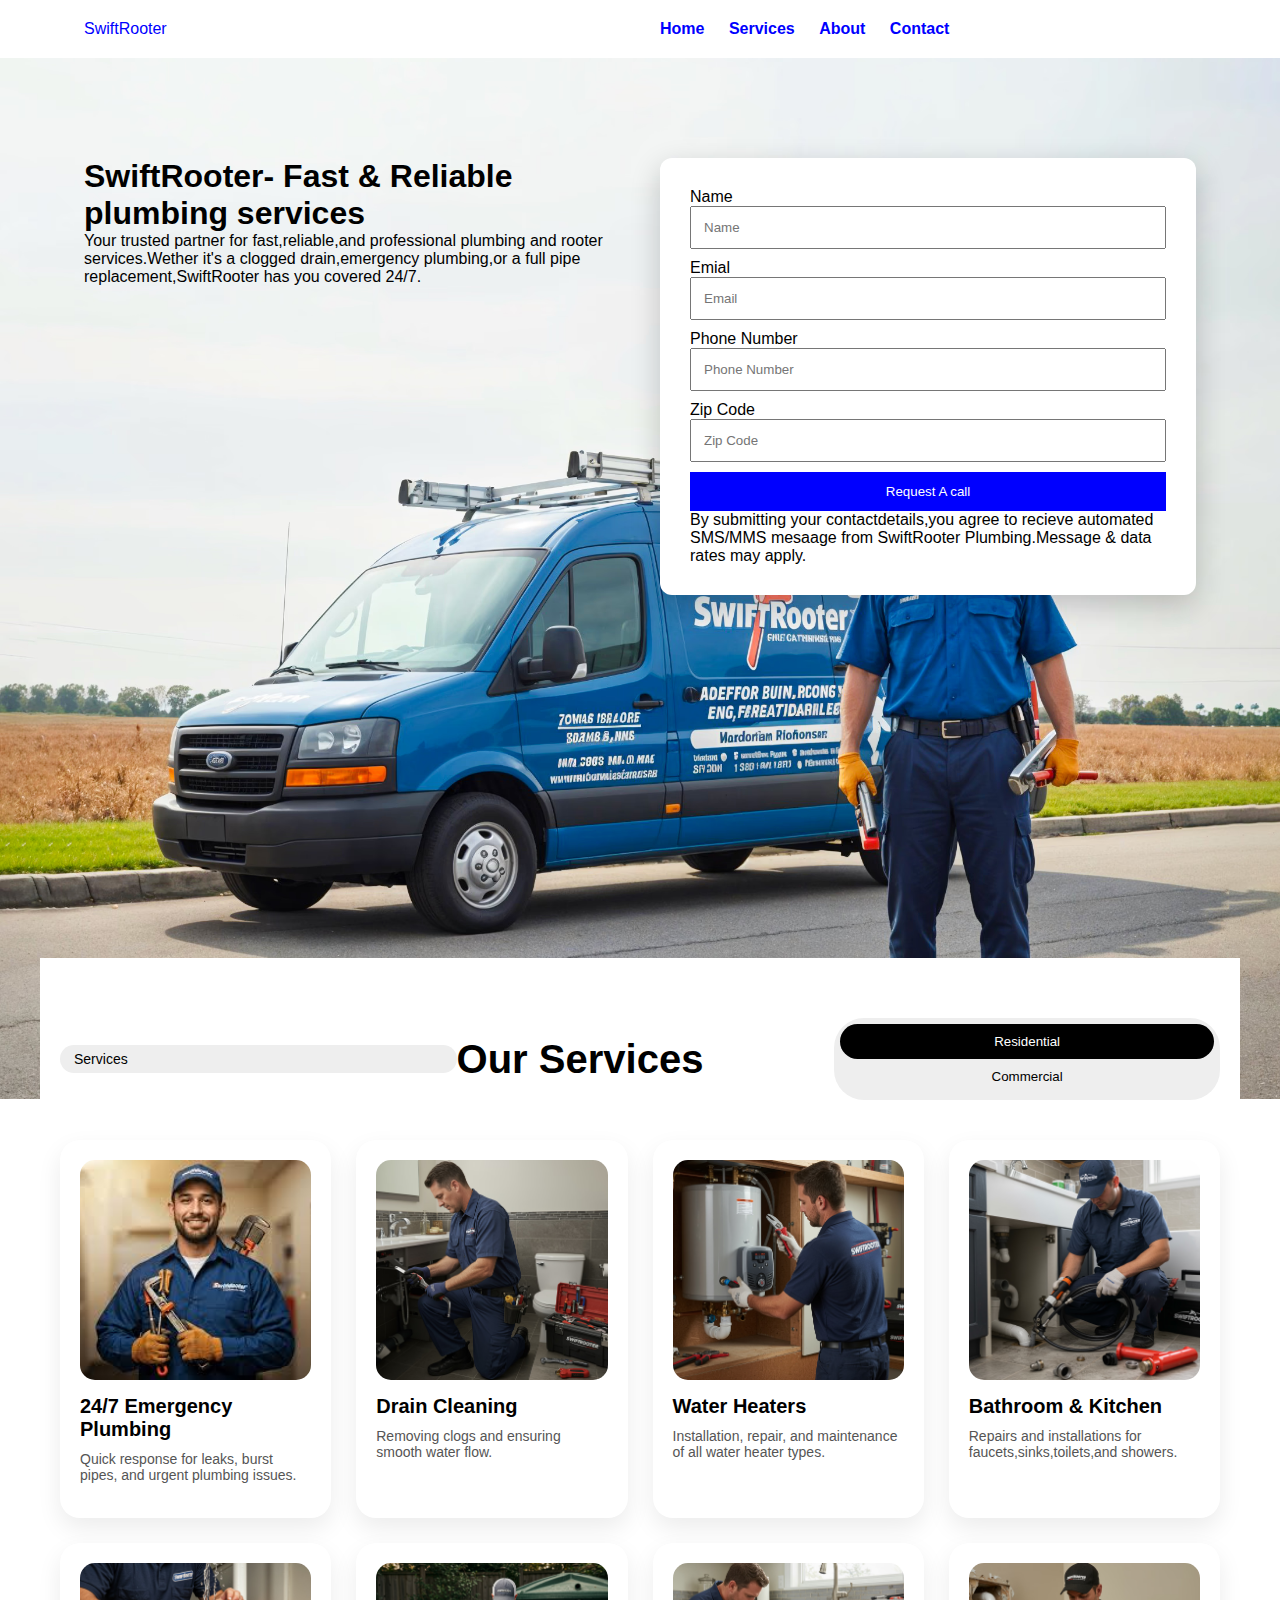
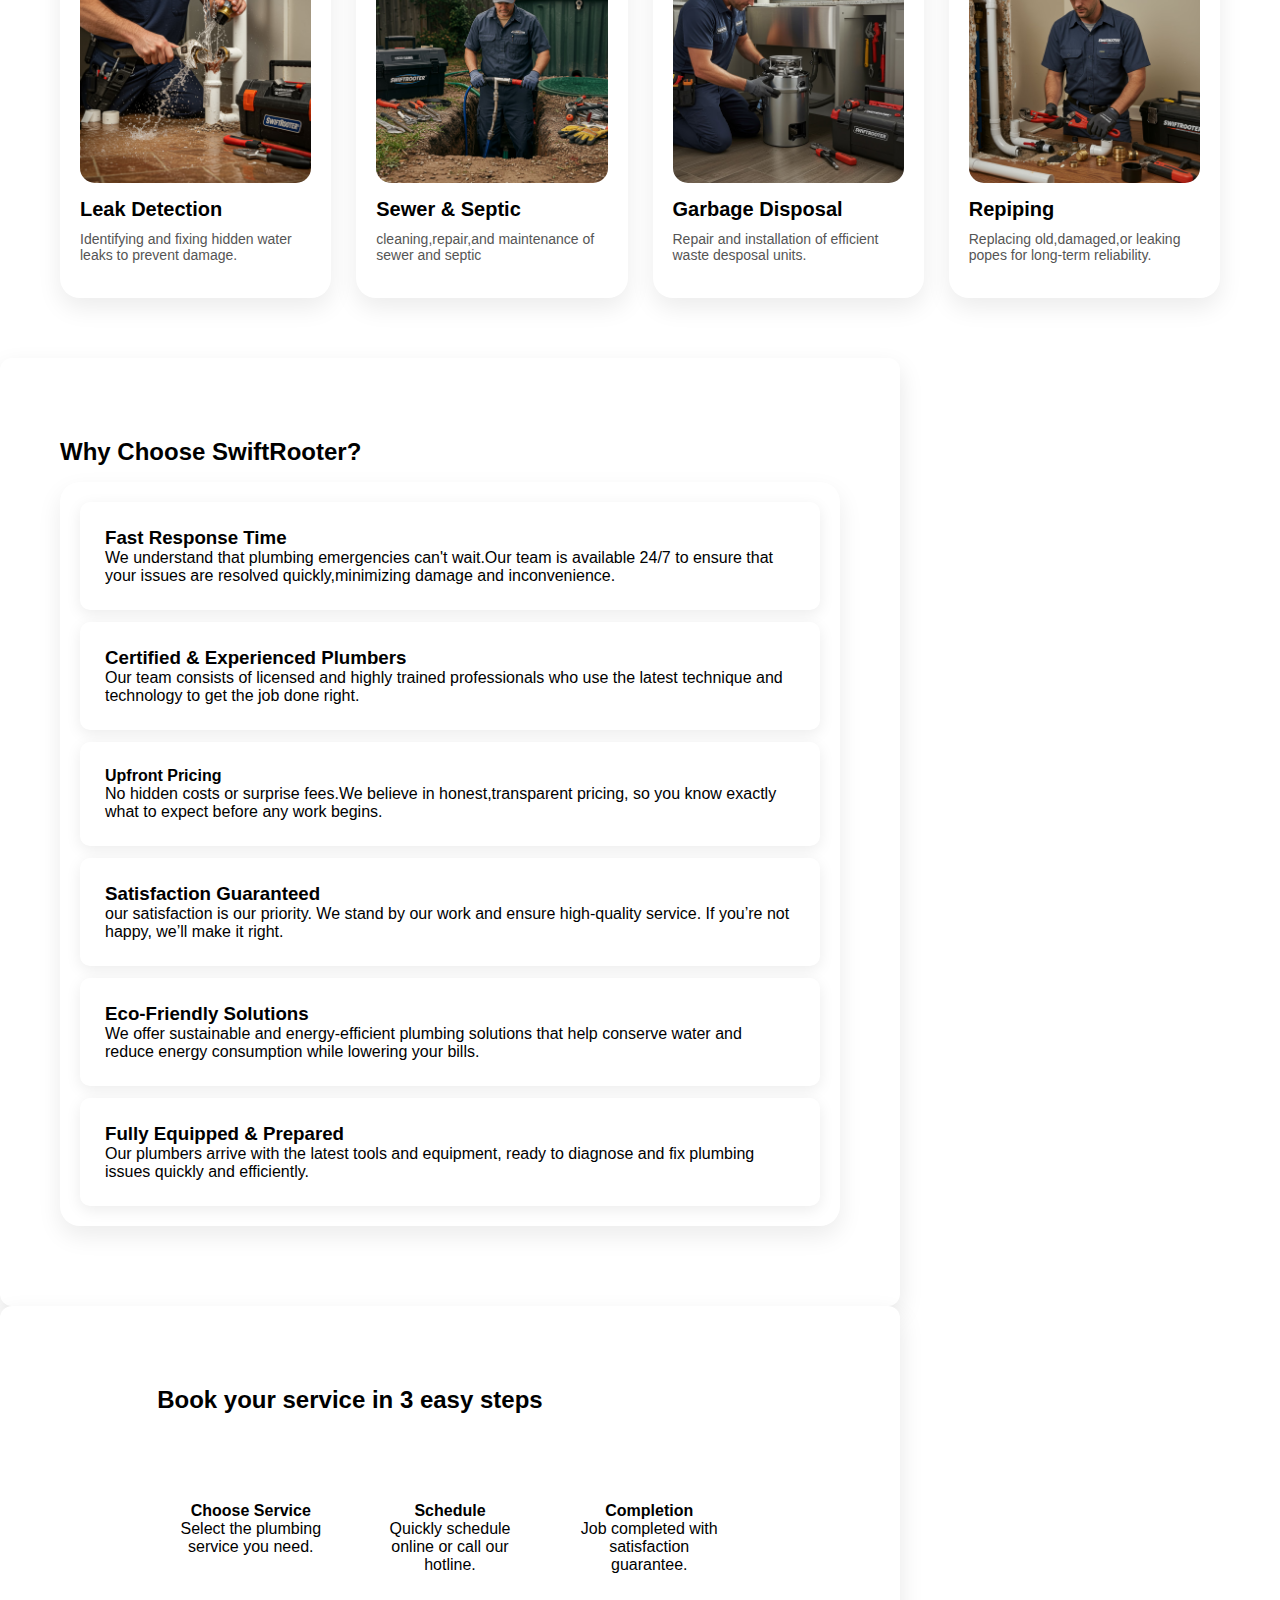
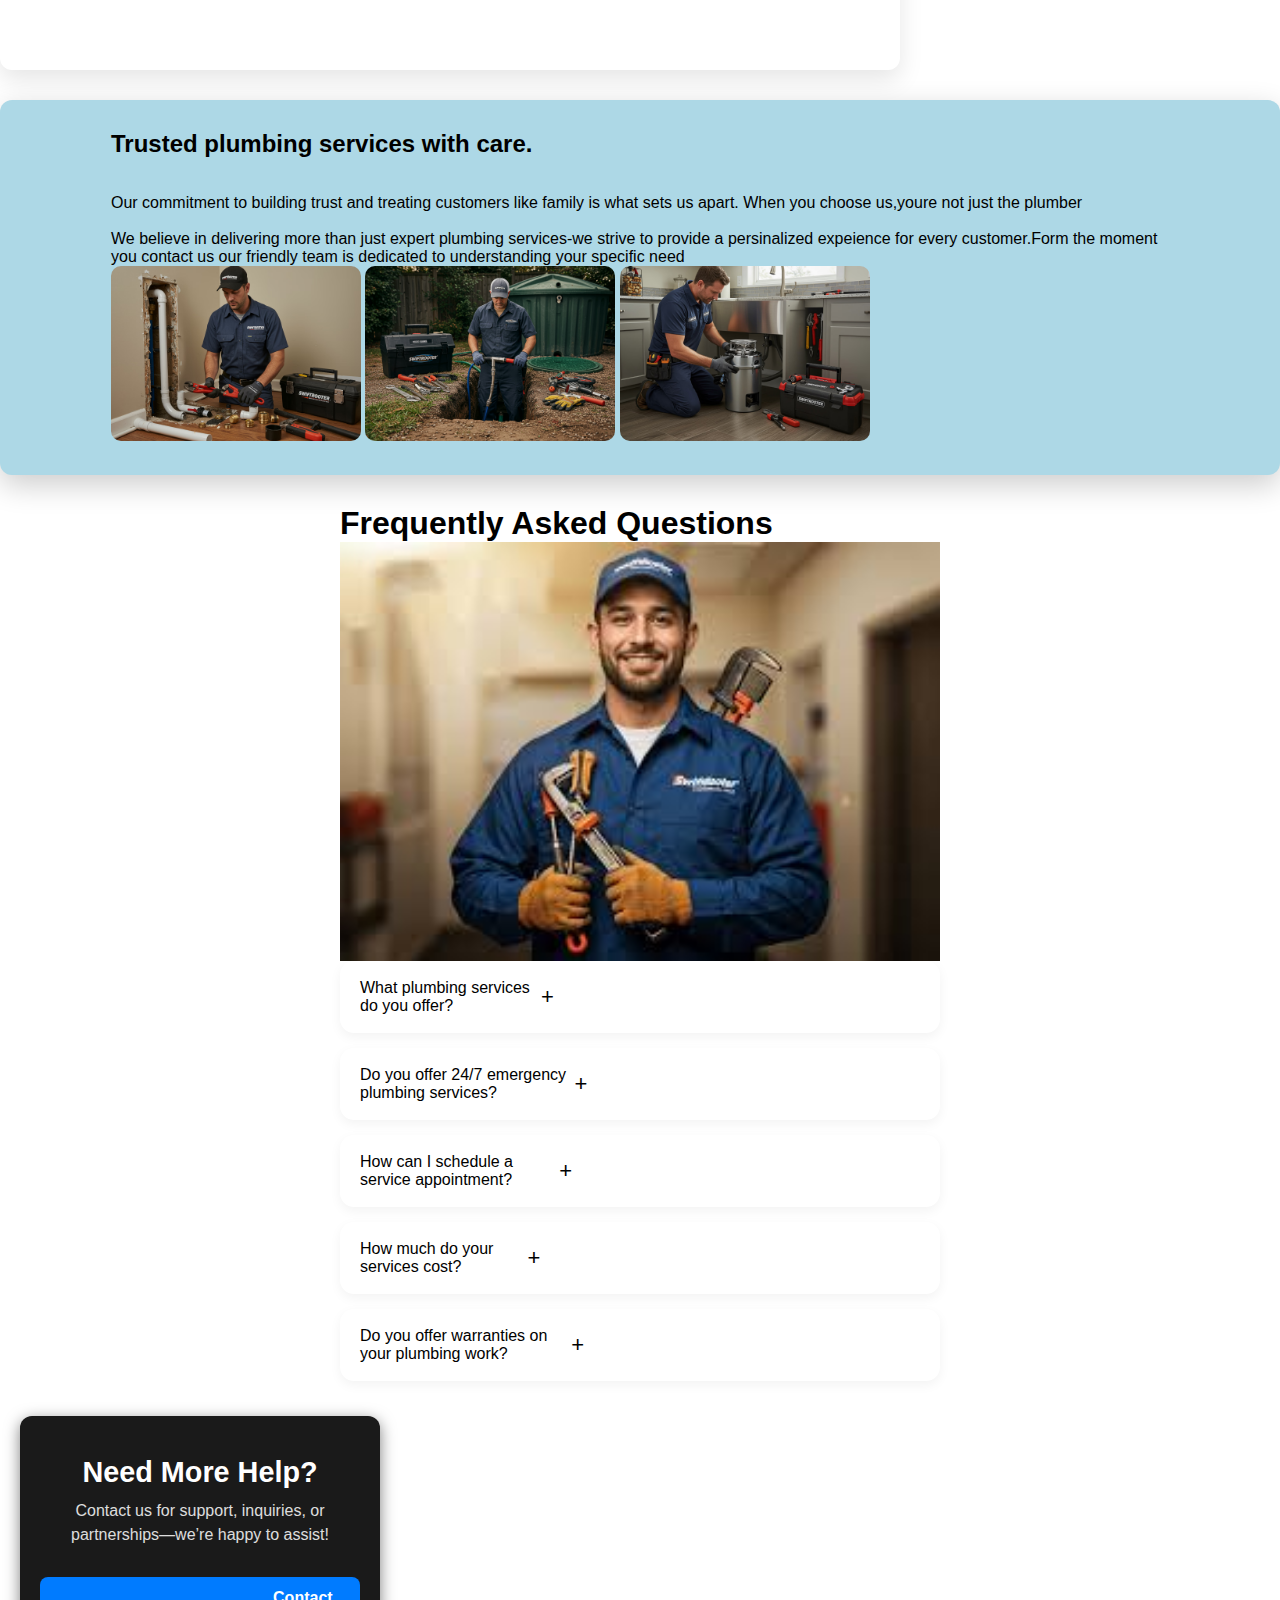
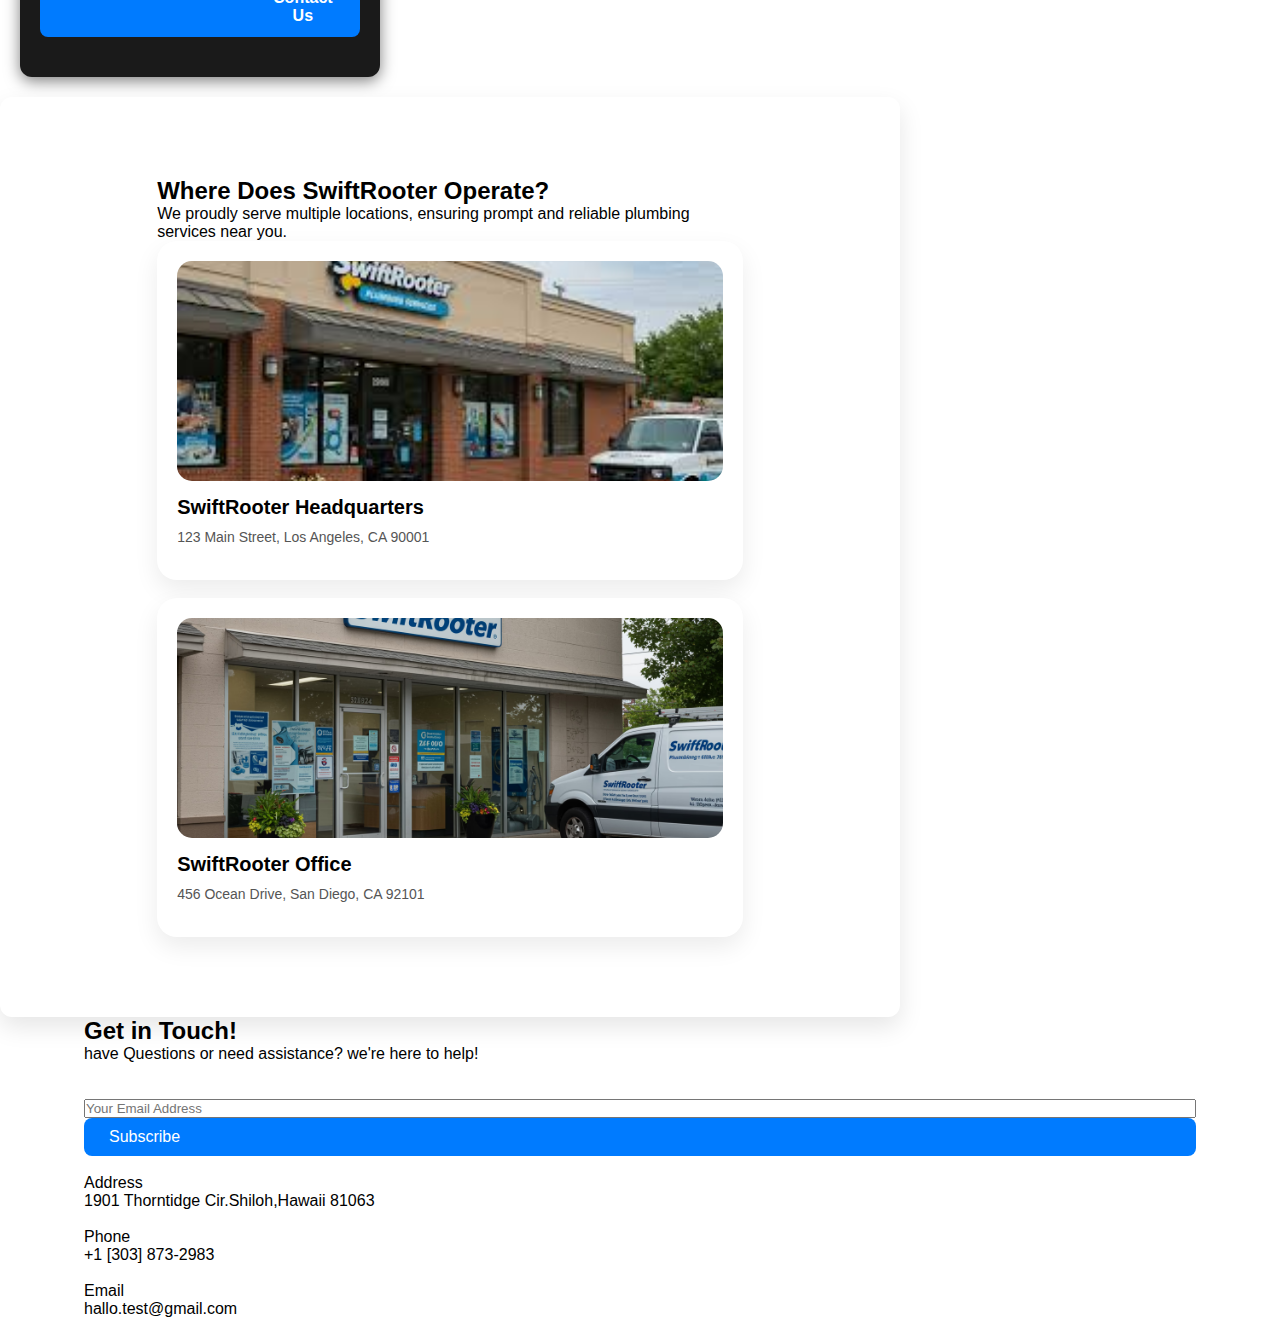
<file: index.html>
<html>
<head>
    <title>SwiftRooter</title>
	<link rel="stylesheet" href="style.css">
</head>
<body>
     <header class="header">	
         <div class="container nav">
         <div class="logo">SwiftRooter</div>
          <nav>
              <a href="index.html">Home</a>
              <a href="services.html">Services</a>
              <a href="about.html">About</a>
              <a href="contact.html">Contact</a>
         </nav>
        </div>
	
     </header>

    <section class="hero" style=background-image:url('images/main1.jpg')">
     <div class="container hero-grid">
     <div class="hero-text">
            <h1> SwiftRooter- Fast & Reliable plumbing services</h1>
            <p> Your trusted partner for fast,reliable,and professional plumbing and rooter services.Wether it's a 
               clogged drain,emergency plumbing,or a full pipe replacement,SwiftRooter has you covered 24/7.</p>
     </div>
     <div class="hero-form">
     <form>
      <label>Name</label> <input type="text" placeholder="Name">	
	   <label>Emial</label><input type="email" placeholder="Email">
	   <label>Phone Number</label><input type="tel" placeholder="Phone Number"> 
	   <label>Zip Code</label><input type="text" placeholder="Zip Code">
	   <button> Request A call</button>
	   <p>By submitting your contactdetails,you agree to recieve automated SMS/MMS mesaage from SwiftRooter Plumbing.Message & 
	    data rates may apply.
	</form>
    </div>
    </div>
    </section>

<section class="services-section">
    <div class="services-header">
    <span class="badge">Services</span>
    <h1>Our Services</h1>

    <div class="tabs">
      <button class="active">Residential</button>
      <button>Commercial</button>
    </div>
    </div>   
    <div class="services-grid">
 
    <div class="service-card">
    <img src="images/24.jpg">
    <h3>24/7 Emergency Plumbing</h3>
    <p>Quick response for leaks, burst pipes, and urgent plumbing issues.</p>
    </div>

    <div class="service-card">
    <img src="images/res1.jpg">
    <h3>Drain Cleaning</h3>
    <p>Removing clogs and ensuring smooth water flow.</p>
    </div>

    <div class="service-card">
    <img src="images/res3.jpg">
    <h3>Water Heaters</h3>
    <p>Installation, repair, and maintenance of all water heater types.</p>
    </div>

    <div class="service-card">
    <img src="images/res6.jpg">
    <h3>Bathroom & Kitchen</h3>
    <p>Repairs and installations for faucets,sinks,toilets,and showers.</p>
    </div>
 
    <div class="service-card">
    <img src="images/res2.jpg">
    <h3>Leak Detection</h3>
    <p>Identifying and fixing hidden water leaks to prevent damage.</p>
    </div>

    <div class="service-card">
    <img src="images/res4.jpg">
    <h3>Sewer & Septic</h3>
    <p>cleaning,repair,and maintenance of sewer and septic</p>
    </div>

   <div class="service-card">
    <img src="images/res7.jpg">
    <h3>Garbage Disposal</h3>
    <p>Repair and installation of efficient waste desposal units.</p>
  </div>
  
    <div class="service-card">
    <img src="images/res5.jpg">
    <h3>Repiping</h3>
    <p>Replacing old,damaged,or leaking popes for long-term reliability.</p>
    </div>
    </div>
</section>
  
  <section id="about" class="section alt">
      <div class="container">
        <h2 class="section-title">Why Choose SwiftRooter?</h2>
        <div class="cards">
          <div class="info-card">
            <h3>Fast Response Time</h3>
            <p>We understand that plumbing emergencies can't wait.Our team is available
			24/7 to ensure that your issues are resolved quickly,minimizing damage and inconvenience.</p>
          </div>
          <div class="info-card">
            <h3>Certified & Experienced Plumbers</h3>
            <p>Our team consists of licensed and highly trained professionals who use 
			the latest technique and technology to get the job done right.</p>
          </div>
          <div class="info-card">
            <h4>Upfront Pricing</h4>
            <p>No hidden costs or surprise fees.We believe in honest,transparent pricing, so you
			know exactly what to expect before any work begins.</p>
          </div>
		  <div class="info-card">
            <h3>Satisfaction Guaranteed</h3>
            <p>our satisfaction is our priority. We stand by our work and ensure high-quality service.
			If you’re not happy, we’ll make it right.</p>
          </div>
          <div class="info-card">
            <h3>Eco-Friendly Solutions</h3>
            <p>We offer sustainable and energy-efficient plumbing solutions that help conserve water
			and reduce energy consumption while lowering your bills.</p>
		 </div>
		  <div class="info-card">
            <h3>Fully Equipped & Prepared</h3>
            <p>Our plumbers arrive with the latest tools and equipment, ready to diagnose and fix 
			plumbing issues quickly and efficiently.</p>
          </div>
       
        </div>
       
      </div>
      </div>
    </section>
	
	<section class="section steps">
      <div class="container">
        <h2 class="section-title">Book your service in 3 easy steps</h2>
        <div class="steps-grid">
          <div class="step">
            <div class="step-num">1</div>
            <h4>Choose Service</h4>
            <p>Select the plumbing service you need.</p>
          </div>
          <div class="step">
            <div class="step-num">2</div>
            <h4>Schedule</h4>
            <p>Quickly schedule online or call our hotline.</p>
          </div>
          <div class="step">
            <div class="step-num">3</div>
            <h4>Completion</h4>
            <p>Job completed with satisfaction guarantee.</p>
          </div>
        </div>
      </div>
    </section>

    <section id="cta" class="cta">
      <div class="container cta-inner">
        <div>
          <h2>Trusted plumbing services with care.</h2><br><br>
          <p>Our commitment to building trust and treating customers like family 
		  is what sets us apart. When you choose us,youre not just the plumber</p><br>
		  <p>We believe in delivering more than just expert plumbing services-we strive to provide a persinalized
		  expeience for every customer.Form the moment you contact us our friendly team is dedicated to understanding your 
		  specific need</p>  
		  <img src="images/res5.jpg">
		  <img src="images/res4.jpg">
		  <img src="images/res7.jpg">
        </div>
        </div>

    </section>
	
	<div class="faq-container">
      <h1>Frequently Asked Questions</h2>
	  <img src="images/24.jpg">
      <div class="faq-item">
          <input type="checkbox" id="faq1">
          <label for="faq1" class="faq-question">
         What plumbing services do you offer?
        <span class="icon">+</span>
        </label>
        <div class="faq-answer">
      We provide leak repairs, pipe installation, drain cleaning, and bathroom plumbing services.
    </div>
    </div>

  <div class="faq-item">
    <input type="checkbox" id="faq2">
    <label for="faq2" class="faq-question">
      Do you offer 24/7 emergency plumbing services?
      <span class="icon">+</span>
    </label>
    <div class="faq-answer">
      Yes, we are available 24/7 for emergency plumbing support.
    </div>
  </div>

  <div class="faq-item">
    <input type="checkbox" id="faq3">
    <label for="faq3" class="faq-question">
      How can I schedule a service appointment?
      <span class="icon">+</span>
    </label>
    <div class="faq-answer">
      You can book an appointment by calling us or filling the contact form.
    </div>
  </div>

  <div class="faq-item">
    <input type="checkbox" id="faq4">
    <label for="faq4" class="faq-question">
      How much do your services cost?
      <span class="icon">+</span>
    </label>
    <div class="faq-answer">
      Prices depend on the service. Contact us for a free quote.
    </div>
  </div>

  <div class="faq-item">
    <input type="checkbox" id="faq5">
    <label for="faq5" class="faq-question">
      Do you offer warranties on your plumbing work?
      <span class="icon">+</span>
    </label>
    <div class="faq-answer">
      Yes, all our plumbing services include warranty.
    </div>
  </div>

</div>

<div class="contact-box-container">
        <div class="contact-box">
            <h2>Need More Help?</h2>
            <p>
                Contact us for support, inquiries, or partnerships—we’re happy to assist!
            </p>
            <button class="contact-btn">
                <i class="fas fa-phone-alt"></i> Contact Us
            </button>
        </div>
    </div>

 <section class="section">
  <div class="container operate">
    <div>
      <h2>Where Does SwiftRooter Operate?</h2>
      <p>We proudly serve multiple locations, ensuring prompt and reliable plumbing services near you.</p>
	  <div class="service-card">
    <img src="images/add1.jpg">
    <h3>SwiftRooter Headquarters</h3>
    <p>123 Main Street, Los Angeles, CA 90001</p>
  </div><br>
  <div class="service-card">
    <img src="images/add2.jpg">
    <h3>SwiftRooter Office</h3>
    <p>456 Ocean Drive, San Diego, CA 92101</p>
  </div>
    </div>
  </div>
  </div>

</section>
<section class="section-dark">
  <div class="container contact">
    <h2>Get in Touch!</h2>
	<p> have Questions or need assistance? we're here to help!</p></br><br>
	<input type="text" placeholder="Your Email Address"><button>Subscribe</button><br><br>
    <p>Address</p>
	<p>1901 Thorntidge Cir.Shiloh,Hawaii 81063</p><br>
    <p>Phone</p>
	<p>+1 [303] 873-2983</p><br>
    <p>Email</p>
	<p>hallo.test@gmail.com</p>
  </div>
</section>
</body>
</html>
</file>
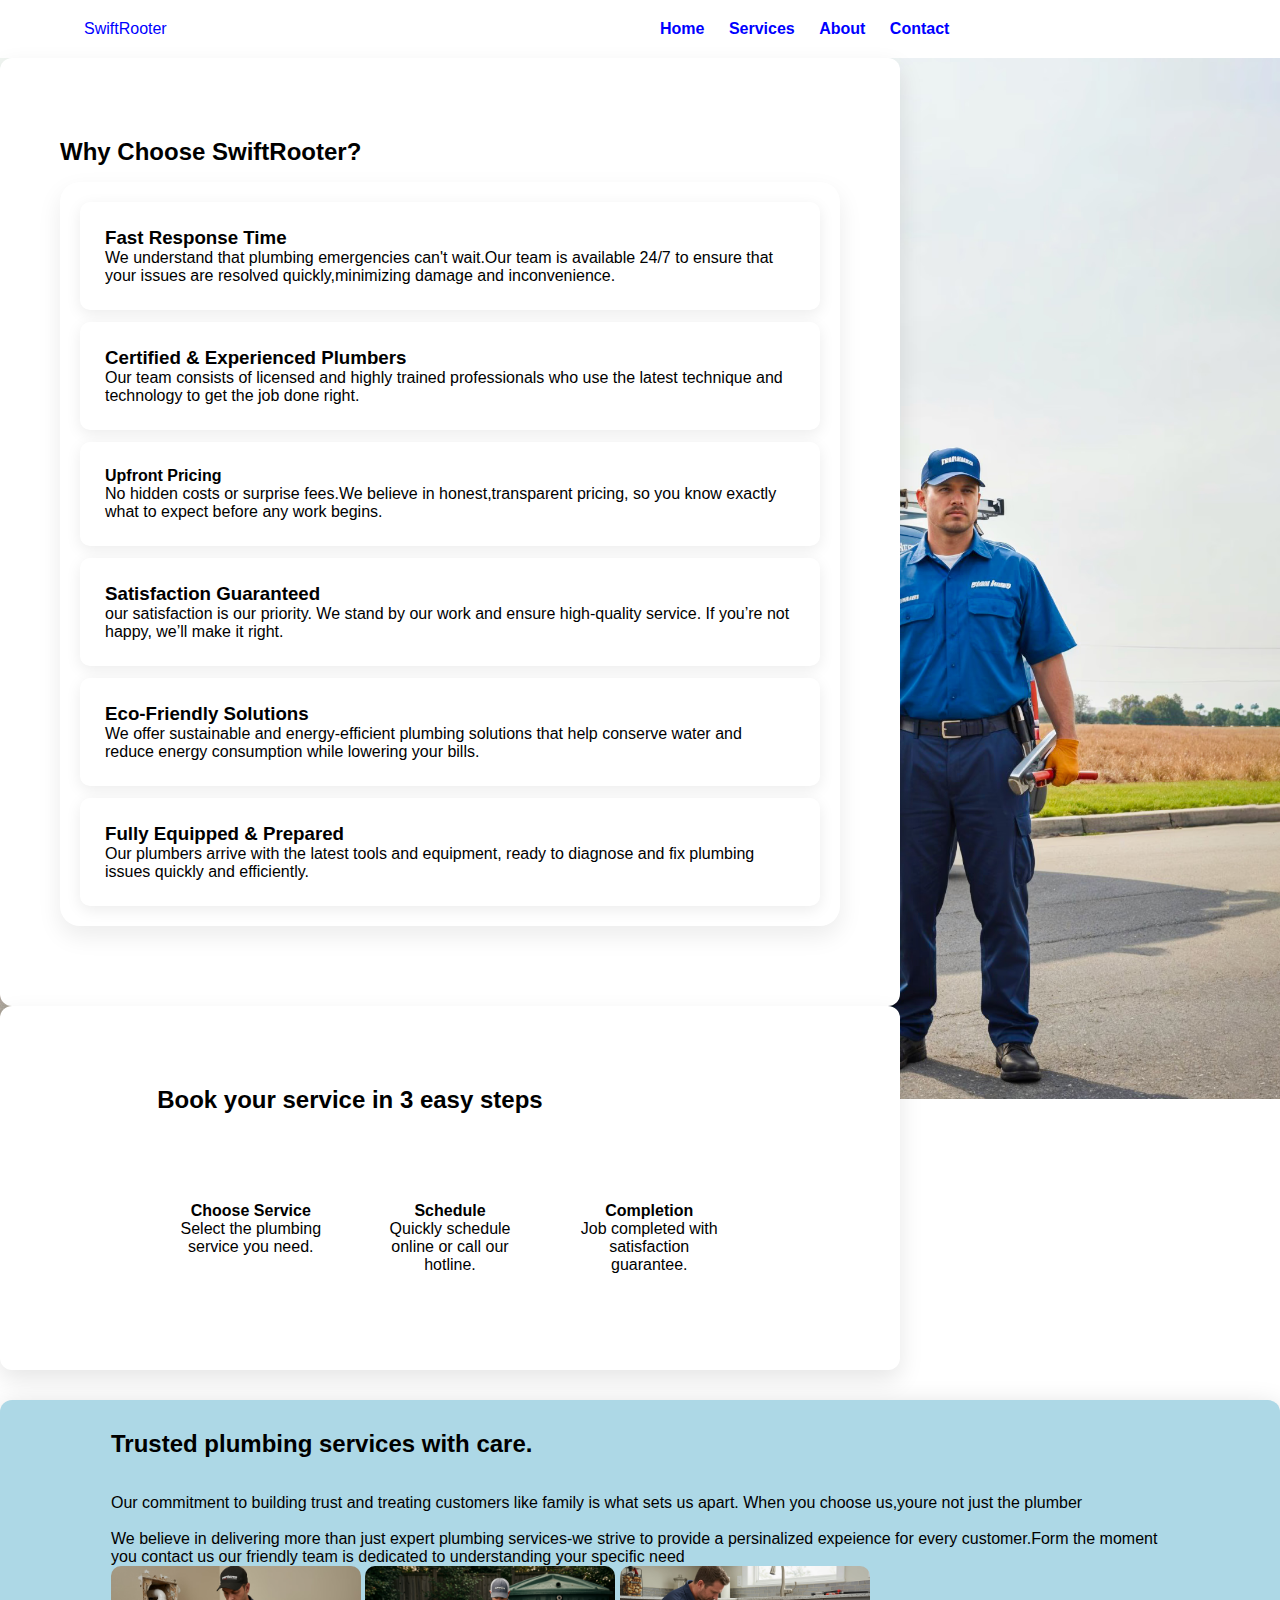
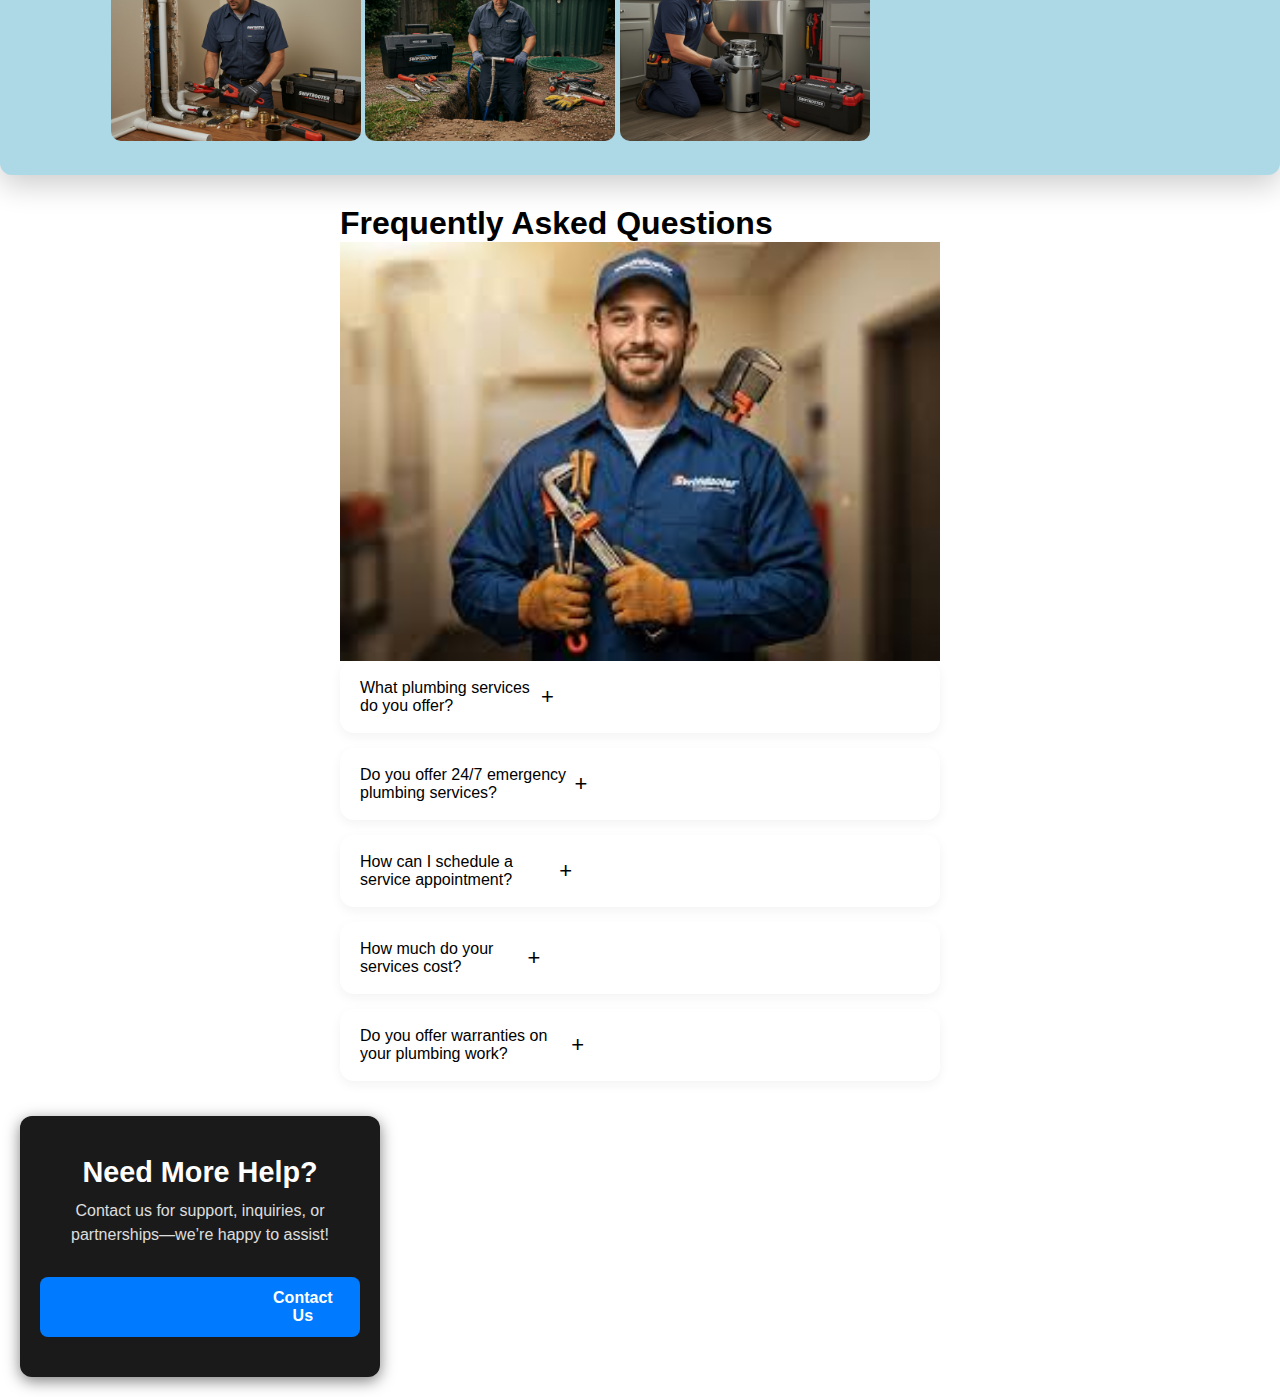
<file: about.html>
<html>
<head>
    <title>SwiftRooter</title>
	<link rel="stylesheet" href="style.css">
</head>
<body>
     <header class="header">	
         <div class="container nav">
         <div class="logo">SwiftRooter</div>
          <nav>
              <a href="index.html">Home</a>
              <a href="services.html">Services</a>
              <a href="about.html">About</a>
              <a href="contact.html">Contact</a>
         </nav>
        </div>
	
     </header>
<section id="about" class="section alt">
      <div class="container">
        <h2 class="section-title">Why Choose SwiftRooter?</h2>
        <div class="cards">
          <div class="info-card">
            <h3>Fast Response Time</h3>
            <p>We understand that plumbing emergencies can't wait.Our team is available
			24/7 to ensure that your issues are resolved quickly,minimizing damage and inconvenience.</p>
          </div>
          <div class="info-card">
            <h3>Certified & Experienced Plumbers</h3>
            <p>Our team consists of licensed and highly trained professionals who use 
			the latest technique and technology to get the job done right.</p>
          </div>
          <div class="info-card">
            <h4>Upfront Pricing</h4>
            <p>No hidden costs or surprise fees.We believe in honest,transparent pricing, so you
			know exactly what to expect before any work begins.</p>
          </div>
		  <div class="info-card">
            <h3>Satisfaction Guaranteed</h3>
            <p>our satisfaction is our priority. We stand by our work and ensure high-quality service.
			If you’re not happy, we’ll make it right.</p>
          </div>
          <div class="info-card">
            <h3>Eco-Friendly Solutions</h3>
            <p>We offer sustainable and energy-efficient plumbing solutions that help conserve water
			and reduce energy consumption while lowering your bills.</p>
			</div>
		<div class="info-card">
            <h3>Fully Equipped & Prepared</h3>
            <p>Our plumbers arrive with the latest tools and equipment, ready to diagnose and fix 
			plumbing issues quickly and efficiently.</p>
          </div>
       
          </div>
       
        </div>
      </div>
    </section>
	
	<section class="section steps">
      <div class="container">
        <h2 class="section-title">Book your service in 3 easy steps</h2>
        <div class="steps-grid">
          <div class="step">
            <div class="step-num">1</div>
            <h4>Choose Service</h4>
            <p>Select the plumbing service you need.</p>
          </div>
          <div class="step">
            <div class="step-num">2</div>
            <h4>Schedule</h4>
            <p>Quickly schedule online or call our hotline.</p>
          </div>
          <div class="step">
            <div class="step-num">3</div>
            <h4>Completion</h4>
            <p>Job completed with satisfaction guarantee.</p>
          </div>
        </div>
      </div>
    </section>

    <section id="cta" class="cta">
      <div class="container cta-inner">
        <div>
          <h2>Trusted plumbing services with care.</h2><br><br>
          <p>Our commitment to building trust and treating customers like family 
		  is what sets us apart. When you choose us,youre not just the plumber</p><br>
		  <p>We believe in delivering more than just expert plumbing services-we strive to provide a persinalized
		  expeience for every customer.Form the moment you contact us our friendly team is dedicated to understanding your 
		  specific need</p>  
		  <img src="images/res5.jpg">
		  <img src="images/res4.jpg">
		  <img src="images/res7.jpg">
        </div>
        </div>

    </section>
	
	<div class="faq-container">
      <h1>Frequently Asked Questions</h2>
	  <img src="images/24.jpg">
      <div class="faq-item">
          <input type="checkbox" id="faq1">
          <label for="faq1" class="faq-question">
         What plumbing services do you offer?
        <span class="icon">+</span>
        </label>
        <div class="faq-answer">
      We provide leak repairs, pipe installation, drain cleaning, and bathroom plumbing services.
    </div>
    </div>

  <div class="faq-item">
    <input type="checkbox" id="faq2">
    <label for="faq2" class="faq-question">
      Do you offer 24/7 emergency plumbing services?
      <span class="icon">+</span>
    </label>
    <div class="faq-answer">
      Yes, we are available 24/7 for emergency plumbing support.
    </div>
  </div>

  <div class="faq-item">
    <input type="checkbox" id="faq3">
    <label for="faq3" class="faq-question">
      How can I schedule a service appointment?
      <span class="icon">+</span>
    </label>
    <div class="faq-answer">
      You can book an appointment by calling us or filling the contact form.
    </div>
  </div>

  <div class="faq-item">
    <input type="checkbox" id="faq4">
    <label for="faq4" class="faq-question">
      How much do your services cost?
      <span class="icon">+</span>
    </label>
    <div class="faq-answer">
      Prices depend on the service. Contact us for a free quote.
    </div>
  </div>

  <div class="faq-item">
    <input type="checkbox" id="faq5">
    <label for="faq5" class="faq-question">
      Do you offer warranties on your plumbing work?
      <span class="icon">+</span>
    </label>
    <div class="faq-answer">
      Yes, all our plumbing services include warranty.
    </div>
  </div>

</div>

<div class="contact-box-container">
        <div class="contact-box">
            <h2>Need More Help?</h2>
            <p>
                Contact us for support, inquiries, or partnerships—we’re happy to assist!
            </p>
            <button class="contact-btn">
                <i class="fas fa-phone-alt"></i> Contact Us
            </button>
        </div>
    </div>
</body>
</html>
</file>
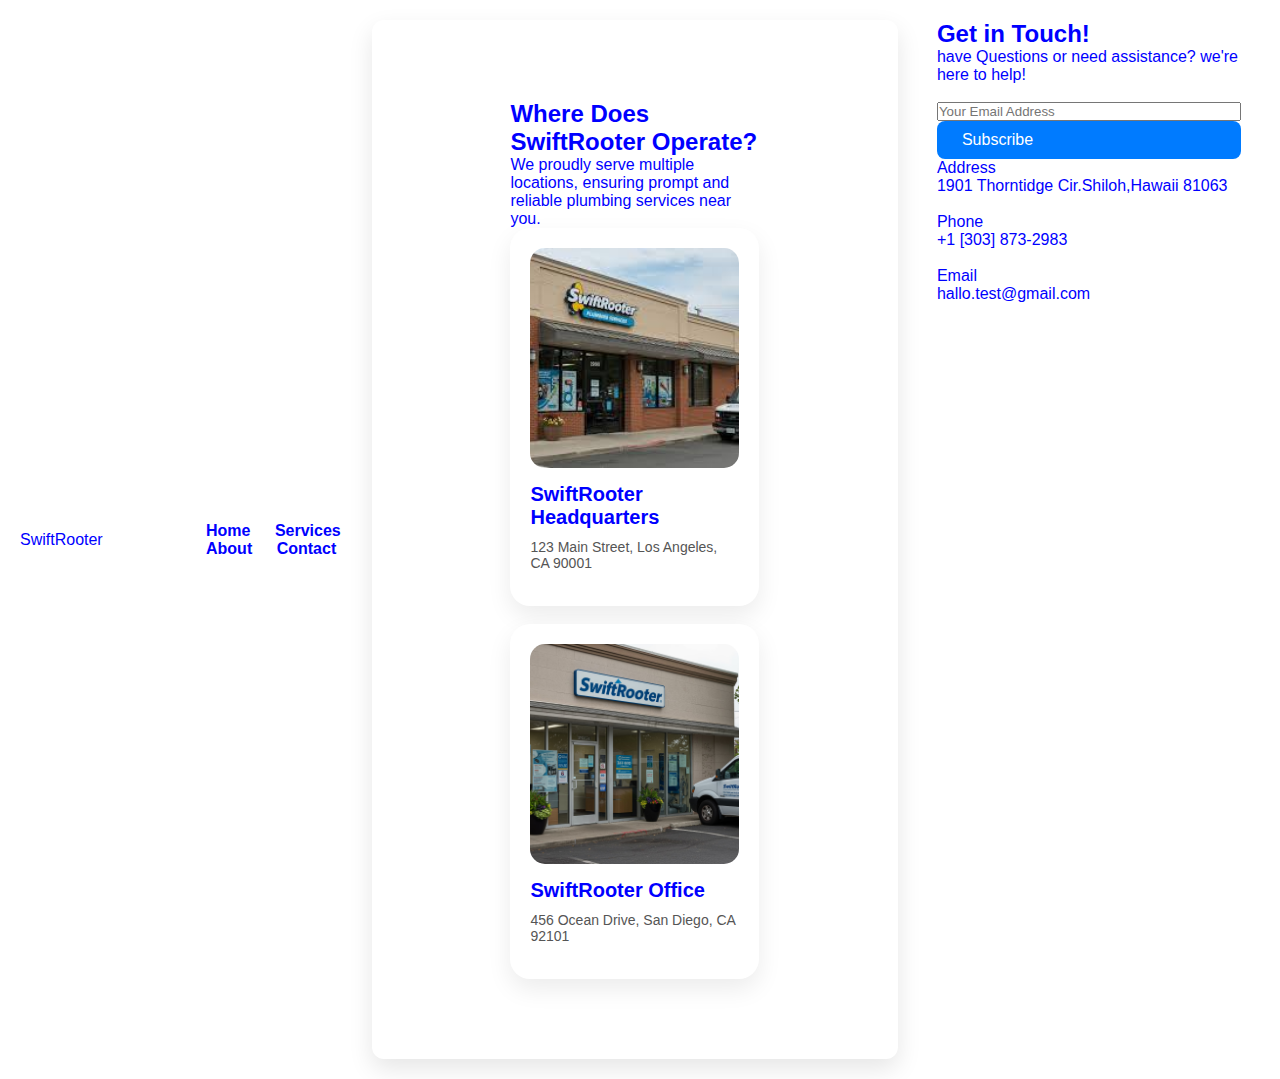
<file: contact.html>
<html>
<head>
    <title>SwiftRooter</title>
	<link rel="stylesheet" href="style.css">
</head>
<body>
     <header class="header">	
         <div class="container nav">
         <div class="logo">SwiftRooter</div>
          <nav>
              <a href="index.html">Home</a>
              <a href="services.html">Services</a>
              <a href="about.html">About</a>
              <a href="contact.html">Contact</a>
         </nav>
        </div>

<section class="section">
  <div class="container operate">
    <div>
      <h2>Where Does SwiftRooter Operate?</h2>
      <p>We proudly serve multiple locations, ensuring prompt and reliable plumbing services near you.</p>
	  <div class="service-card">
    <img src="images/add1.jpg">
    <h3>SwiftRooter Headquarters</h3>
    <p>123 Main Street, Los Angeles, CA 90001</p>
  </div><br>
  <div class="service-card">
    <img src="images/add2.jpg">
    <h3>SwiftRooter Office</h3>
    <p>456 Ocean Drive, San Diego, CA 92101</p>
  </div>
    </div>
  </div>
  </div>

</section>
<section class="section-dark">
  <div class="container contact">
    <h2>Get in Touch!</h2>
	<p> have Questions or need assistance? we're here to help!</p></br>
	<input type="text" placeholder="Your Email Address"><button>Subscribe</button><br>
    <p>Address</p>
	<p>1901 Thorntidge Cir.Shiloh,Hawaii 81063</p><br>
    <p>Phone</p>
	<p>+1 [303] 873-2983</p><br>
    <p>Email</p>
	<p>hallo.test@gmail.com</p>
  </div>
</section>
</body>
</html>
</file>
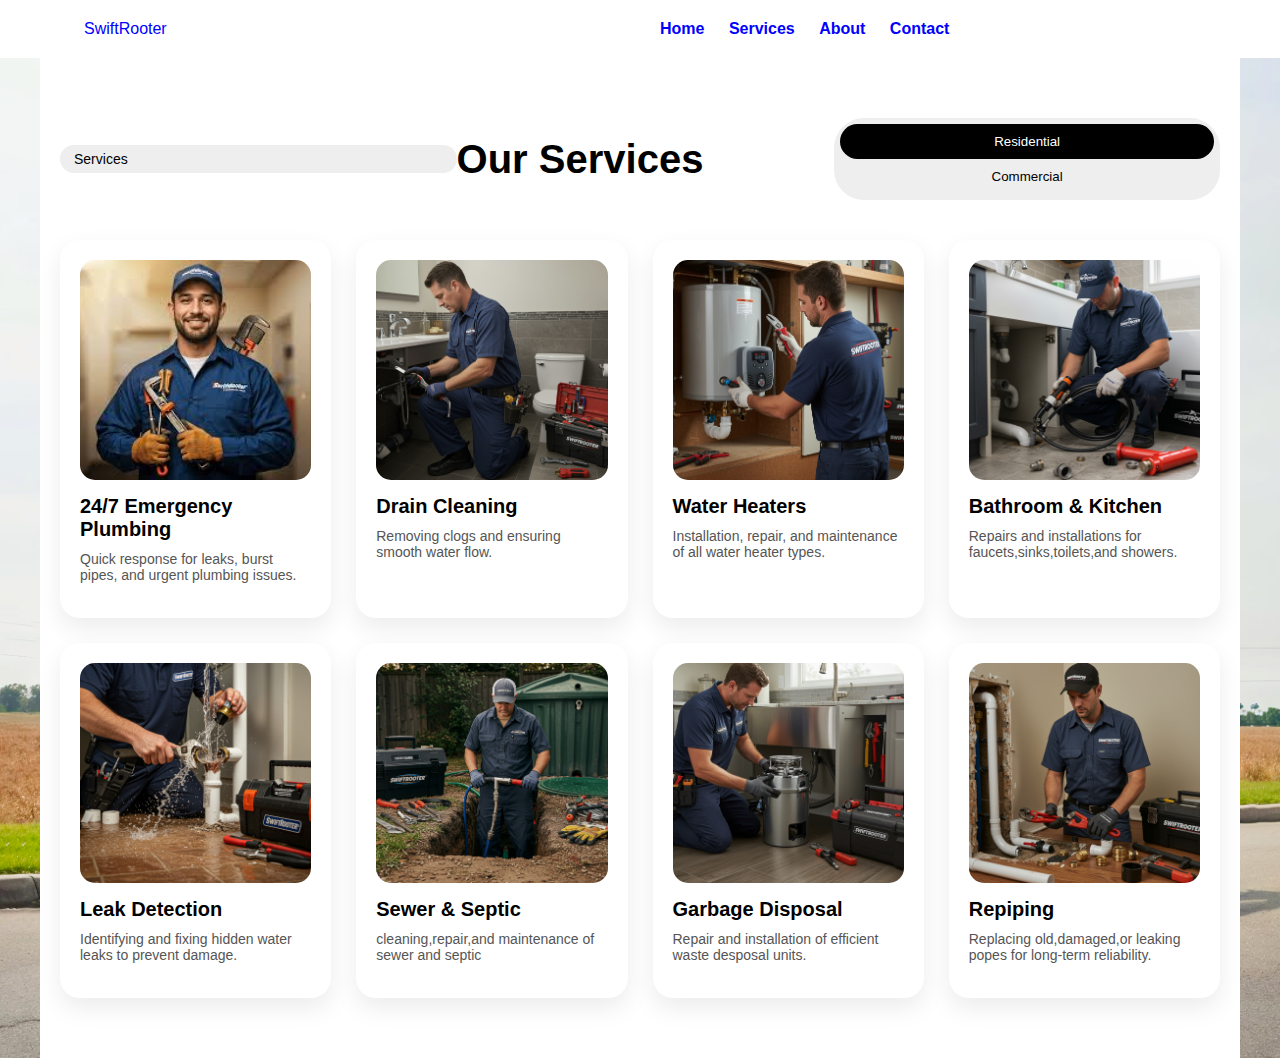
<file: services.html>
<html>
<head>
    <title>SwiftRooter</title>
	<link rel="stylesheet" href="style.css">
</head>
<body>
     <header class="header">	
         <div class="container nav">
         <div class="logo">SwiftRooter</div>
          <nav>
              <a href="index.html">Home</a>
              <a href="services.html">Services</a>
              <a href="about.html">About</a>
              <a href="contact.html">Contact</a>
         </nav>
        </div>
	
     </header>
<section class="services-section">
  <div class="services-header">
    <span class="badge">Services</span>
    <h1>Our Services</h1>

    <div class="tabs">
      <button class="active">Residential</button>
      <button>Commercial</button>
    </div>
  </div>   
 <div class="services-grid">
 
 <div class="service-card">
    <img src="images/24.jpg">
    <h3>24/7 Emergency Plumbing</h3>
    <p>Quick response for leaks, burst pipes, and urgent plumbing issues.</p>
  </div>

  <div class="service-card">
    <img src="images/res1.jpg">
    <h3>Drain Cleaning</h3>
    <p>Removing clogs and ensuring smooth water flow.</p>
  </div>

  <div class="service-card">
    <img src="images/res3.jpg">
    <h3>Water Heaters</h3>
    <p>Installation, repair, and maintenance of all water heater types.</p>
  </div>

 <div class="service-card">
    <img src="images/res6.jpg">
    <h3>Bathroom & Kitchen</h3>
    <p>Repairs and installations for faucets,sinks,toilets,and showers.</p>
  </div>
 
 <div class="service-card">
    <img src="images/res2.jpg">
    <h3>Leak Detection</h3>
    <p>Identifying and fixing hidden water leaks to prevent damage.</p>
  </div>

<div class="service-card">
    <img src="images/res4.jpg">
    <h3>Sewer & Septic</h3>
    <p>cleaning,repair,and maintenance of sewer and septic</p>
  </div>

<div class="service-card">
    <img src="images/res7.jpg">
    <h3>Garbage Disposal</h3>
    <p>Repair and installation of efficient waste desposal units.</p>
  </div>
  
<div class="service-card">
    <img src="images/res5.jpg">
    <h3>Repiping</h3>
    <p>Replacing old,damaged,or leaking popes for long-term reliability.</p>
   </div>
    </div>
</body>
</html>
</file>
<file: style.css>
*{
	margin:0;
	padding:0;
	box-sizing:border-box;
	width:100%;
 }
body{
	background-image: url("images/main1.jpg");
	font-family:sans-serif;
	color:black;
	background-repeat:no-repeat;
	background-position:center;
	background-size:cover;
	height:100vh;
     width:100%;
	 display:block;
	}
.header{
	display:flex;
	justify-content:flex-end;
	color:blue;
	background:white;
	padding:20px 0;
}
.container{
	width:90%;
	max-width:1200px;
	margin:auto;
	}
.nav{
    display:flex;
    justify-content:space-between;
    align-items:center
	}	
.hero{
	position:relative;
	min-height:100vh;
	
	background-position:bottom center;
	align-items:center;
	background-repeat:no-repeat;
	background-size:cover;
	padding:100px 0;
}
.hero-grid{
	display:grid;
	grid-template-columns:1fr 1fr;
	gap:40px;
}
	
.hero-form{
	background:white;
	padding:30px;
	border-radius:12px;
	box-shadow:0 10px 30px rgba(0,0,0,0.2);

}
.hero-form input{
	  width:100%;
	  margin-bottom:10px;
	  padding:12px;
}
.hero-form button{
	width:100%;
	padding:12px;
	background:blue;
	color:white;
	border:0;
}
.nav{
	display:flex;
	justify-content:space-between;
	align-items:center;
}
nav a{
	margin-left:20px;
	text-decoration:none;
	color:blue;
	font-weight:600;
}
.section{
	padding:80px 8%;
	width:100%;
}
.light{
	background:white;
}


.services-section{
	background-color:white;
  max-width:1200px;
  margin:auto;
  padding:60px 20px;
}


.services-header{
  display:flex;
  justify-content:space-between;
  align-items:center;
  margin-bottom:40px;
}

.services-header h1{
  font-size:40px;
  margin:10px 0;
}
.badge{
  background:#eee;
  padding:6px 14px;
  border-radius:20px;
  font-size:14px;
}
.tabs{
  background:#eee;
  padding:6px;
  border-radius:30px;
}
.tabs button{
  border:none;
  background:transparent;
  padding:10px 20px;
  border-radius:25px;
  cursor:pointer;
}
.tabs .active{
  background:black;
  color:white;
}
.cards{display:grid; grid-template-columns:repeat(3,1fr); gap:30px; gap:30px; width:100%;}
.services-grid{
  display:grid;
  grid-template-columns:repeat(4,1fr);
  gap:25px;
}
.service-card{
  background:white;
  border-radius:20px;
  padding:20px;
  box-shadow:0 10px 25px rgba(0,0,0,0.08);
  display:flex;
  flex-direction:column;
}
.service-card h3{
  font-size:20px;
  margin-bottom:10px;
}
.service-card p{
  font-size:14px;
  color:#555;
  margin-bottom:15px;
}
.service-card img{
  width:100%;
  height:220px;
  object-fit:cover;
  border-radius:15px;
  margin-bottom:15px;
}
@media(max-width:900px){
  .services-grid{
    grid-template-columns:repeat(2,1fr);
  }
}
@media(max-width:500px){
  .services-grid{
    grid-template-columns:1fr;
  }
}
#about {
  width: 100vw;
  padding-top: 80px;   
  padding-bottom: 80px;
}
#about .container {
  width: 100%;
  max-width: 100%;
  margin: 0;
  padding: 0 60px;
}
.section{padding:44px 0;}
.section.alt{background:#ffffff;background-size:cover;width:100%;padding:80px 0;margin:0;}
.section-title{font-size:1.5rem;margin-bottom:6px; align-content:left}
.section-sub{color:var(--muted);margin-bottom:18px}
.cards{display:flex;gap:12px;margin-top:16px;background:white;
  border-radius:20px;
  padding:20px;
  box-shadow:0 10px 25px rgba(0,0,0,0.08);
  flex-direction:column;}
.info-card{flex:1;padding:25px;border-radius:10px;background:linear-gradient(180deg,#fbfdff,#ffffff);align-content:right;box-shadow:0 4px 15px rgba(0,0,0,0.08);background:white;}

.steps-grid{display:flex;gap:12px;margin-top:18px}
.step{flex:1;background:var(--card);padding:16px;border-radius:12px; text-align:center}
.step-num{width:44px;height:44px;border-radius:50%;background:var(--accent);color:#fff;margin:0 auto 10px;display:flex;align-items:center;justify-content:center;font-weight:700}

.cta{background:#add8e6;margin:30px 0;
	padding:30px;
	border-radius:12px;
	box-shadow:0 10px 30px rgba(0,0,0,0.2);

}
.cta input{
	  width:100%;
	  margin-bottom:10px;
	  padding:12px;
	 
}
.cta img{
  width: 250px;
  height: auto;
  border-radius: 10px;
  object-fit: cover;
}
.cta-inner{display:flex;align-items:center;justify-content:space-between}
.operator{
} 
.operator img{
  width: 250px;
  height: auto;
  border-radius: 10px;
  object-fit: cover;
}
.section{
  width: 100%;
  max-width: 900px;
  background: white;
  display: flex;
  align-items: center;
  gap: 30px;
  padding: 80px 8%;
  border-radius: 12px;
  box-shadow: 0 10px 25px rgba(0,0,0,0.1);
}
.container{ max-width:1200px; margin:0 auto; padding: 0 20px;}
.container-operate img{
  width: 250px;
  height: auto;
  border-radius: 10px;
  object-fit: cover;
}
.faq-container{
  max-width:600px;
  margin:auto;
}
.faq-item{
  background:#fff;
  border-radius:14px;
  margin-bottom:15px;
  box-shadow:0 4px 12px rgba(0,0,0,0.05);
  overflow:hidden;
}
.faq-item input{
  display:none;
}

.faq-question{
  padding:18px 20px;
  display:flex;
  justify-content:space-between;
  align-items:center;
  cursor:pointer;
  font-size:16px;
  font-weight:500;
}

.icon{
  font-size:22px;
  transition:0.3s;
}
.faq-answer{
  max-height:0;
  overflow:hidden;
  padding:0 20px;
  font-size:14px;
  color:#555;
  transition:0.3s;
}
.faq-item input:checked ~ .faq-answer{
  max-height:200px;
  padding:10px 20px 18px;
}
.faq-item input:checked + .faq-question .icon{
  transform:rotate(45deg);
}	
.contact-box-container {
    padding: 20px;
    width: 100%;
    max-width: 400px; 
}
.contact-box {
    background-color: #1a1a1a;
    color: #ffffff; 
    padding: 40px 20px;
    border-radius: 12px;
    text-align: center;
    box-shadow: 0 4px 15px rgba(0, 0, 0, 0.5); 
}
.contact-box h2 {
    margin-top: 0;
    font-size: 1.8em;
    font-weight: 700;
    margin-bottom: 10px;
}
.contact-box p {
    font-size: 1em;
    line-height: 1.5;
    opacity: 0.85; 
    margin-bottom: 30px;
}
.contact-btn {
    background-color: #007bff; 
    color: white;
    border: none;
    border-radius: 8px; 
    padding: 12px 25px;
    font-size: 1em;
    font-weight: 600;
    cursor: pointer;
    display: inline-flex; 
    align-items: center;
}
.section-dark button{
	background-color: #007bff; 
    color: white;
    border: none;
    border-radius: 8px; 
    padding: 10px 25px;
    font-size: 1em;
    font-weight: 100;
    cursor: pointer;
    display: inline-flex; 
    align-items: center;
}
</file>
